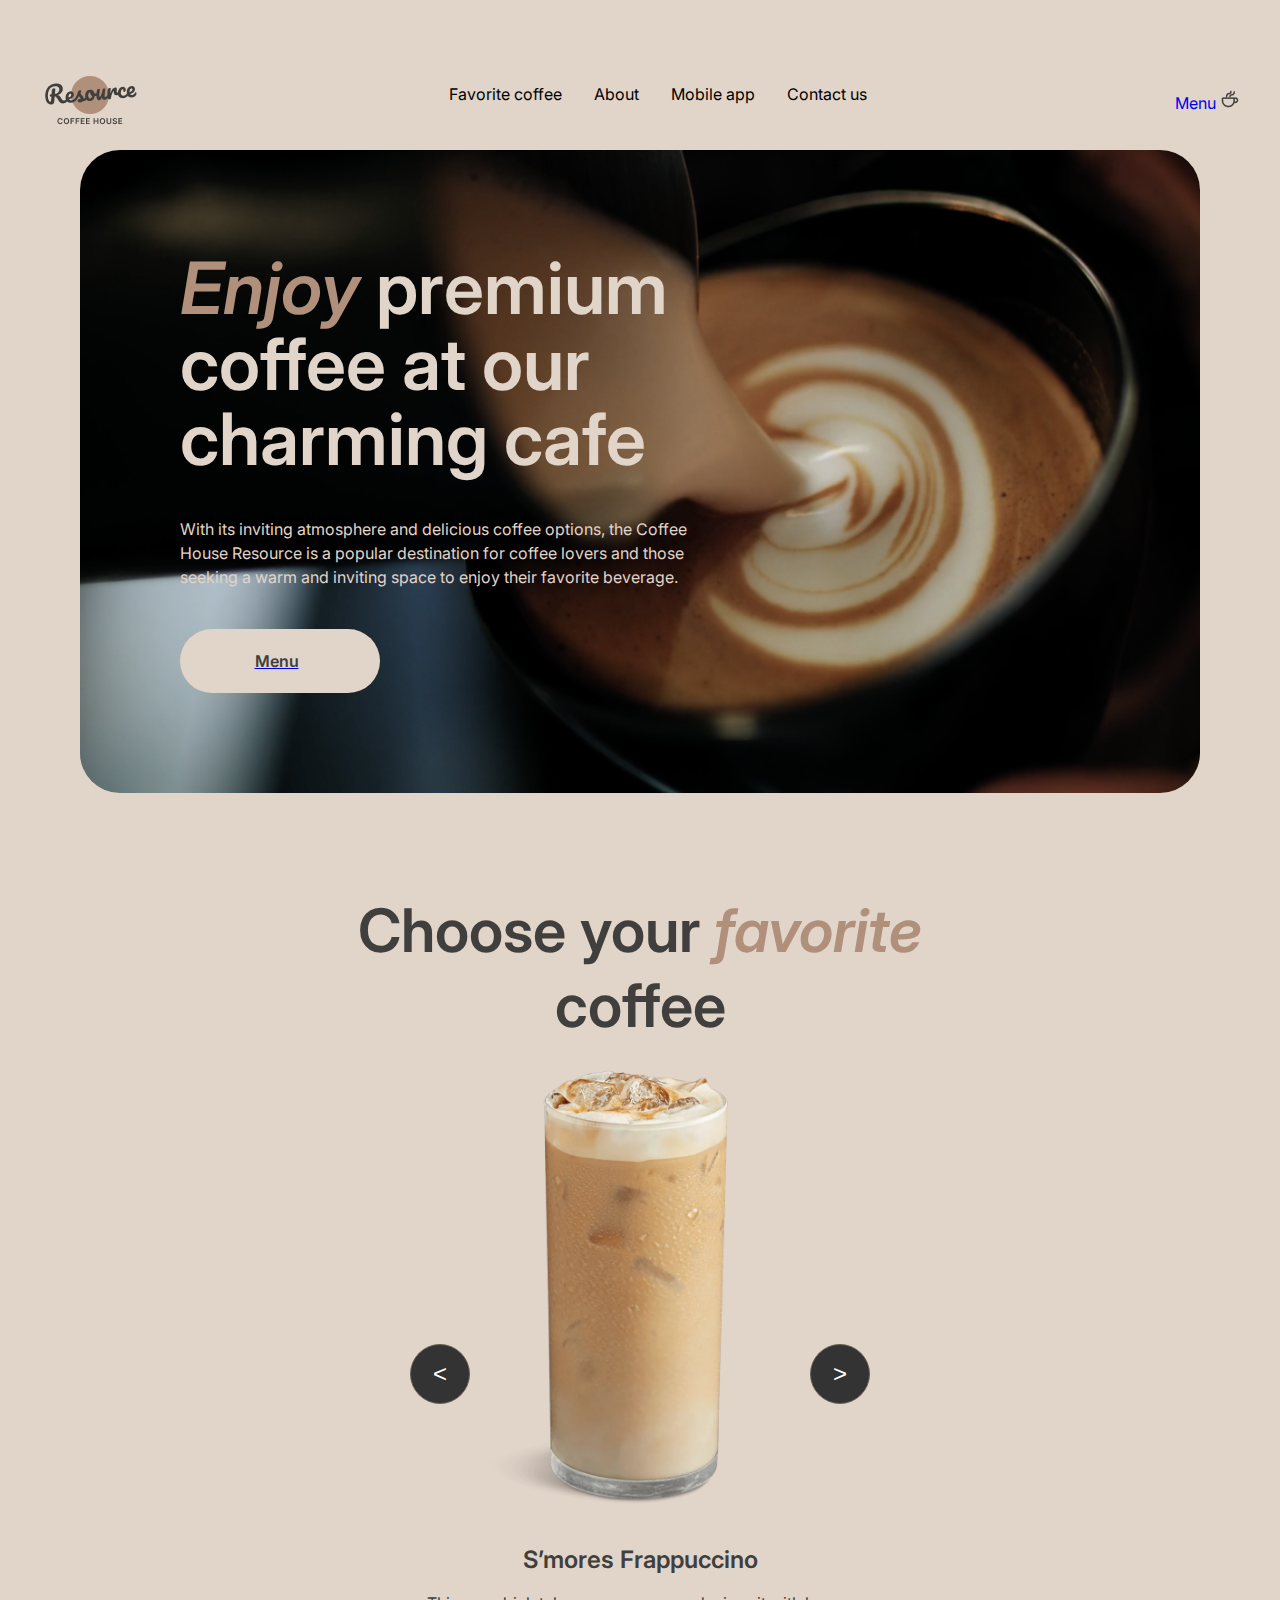
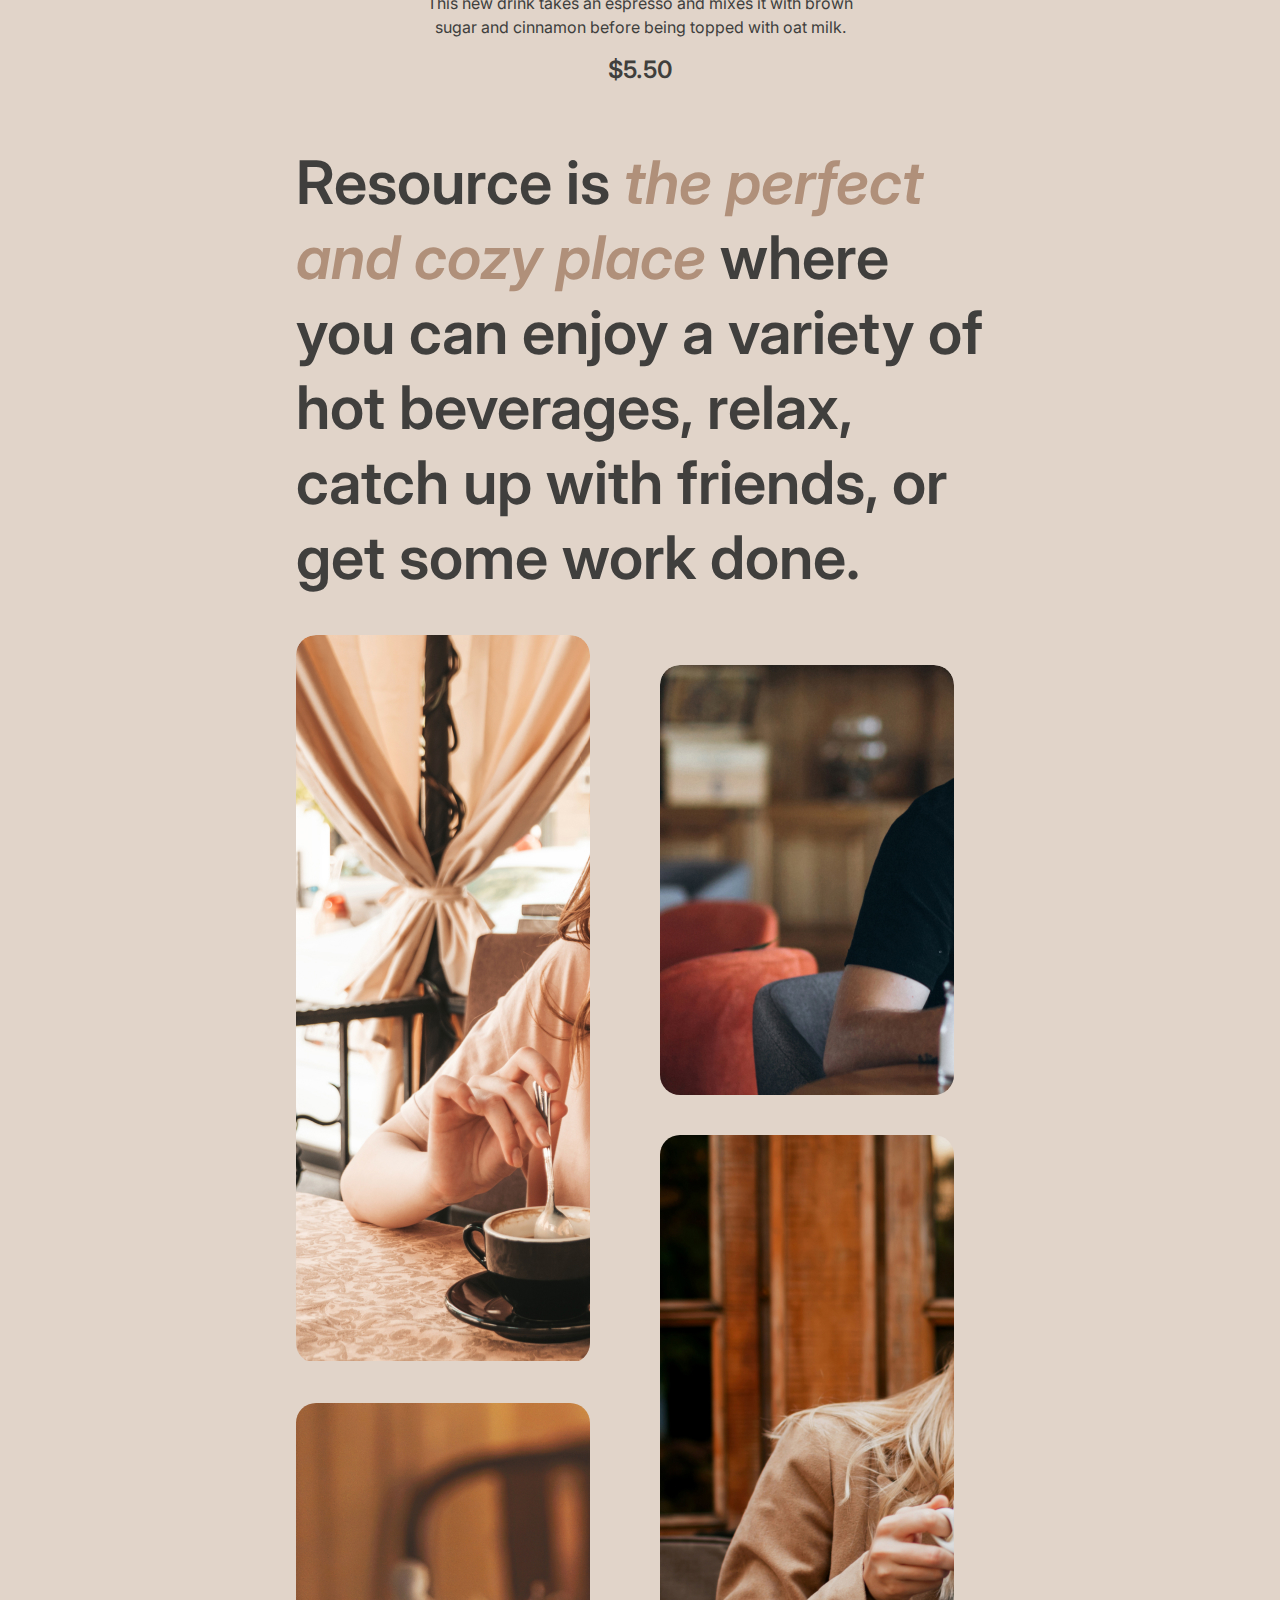
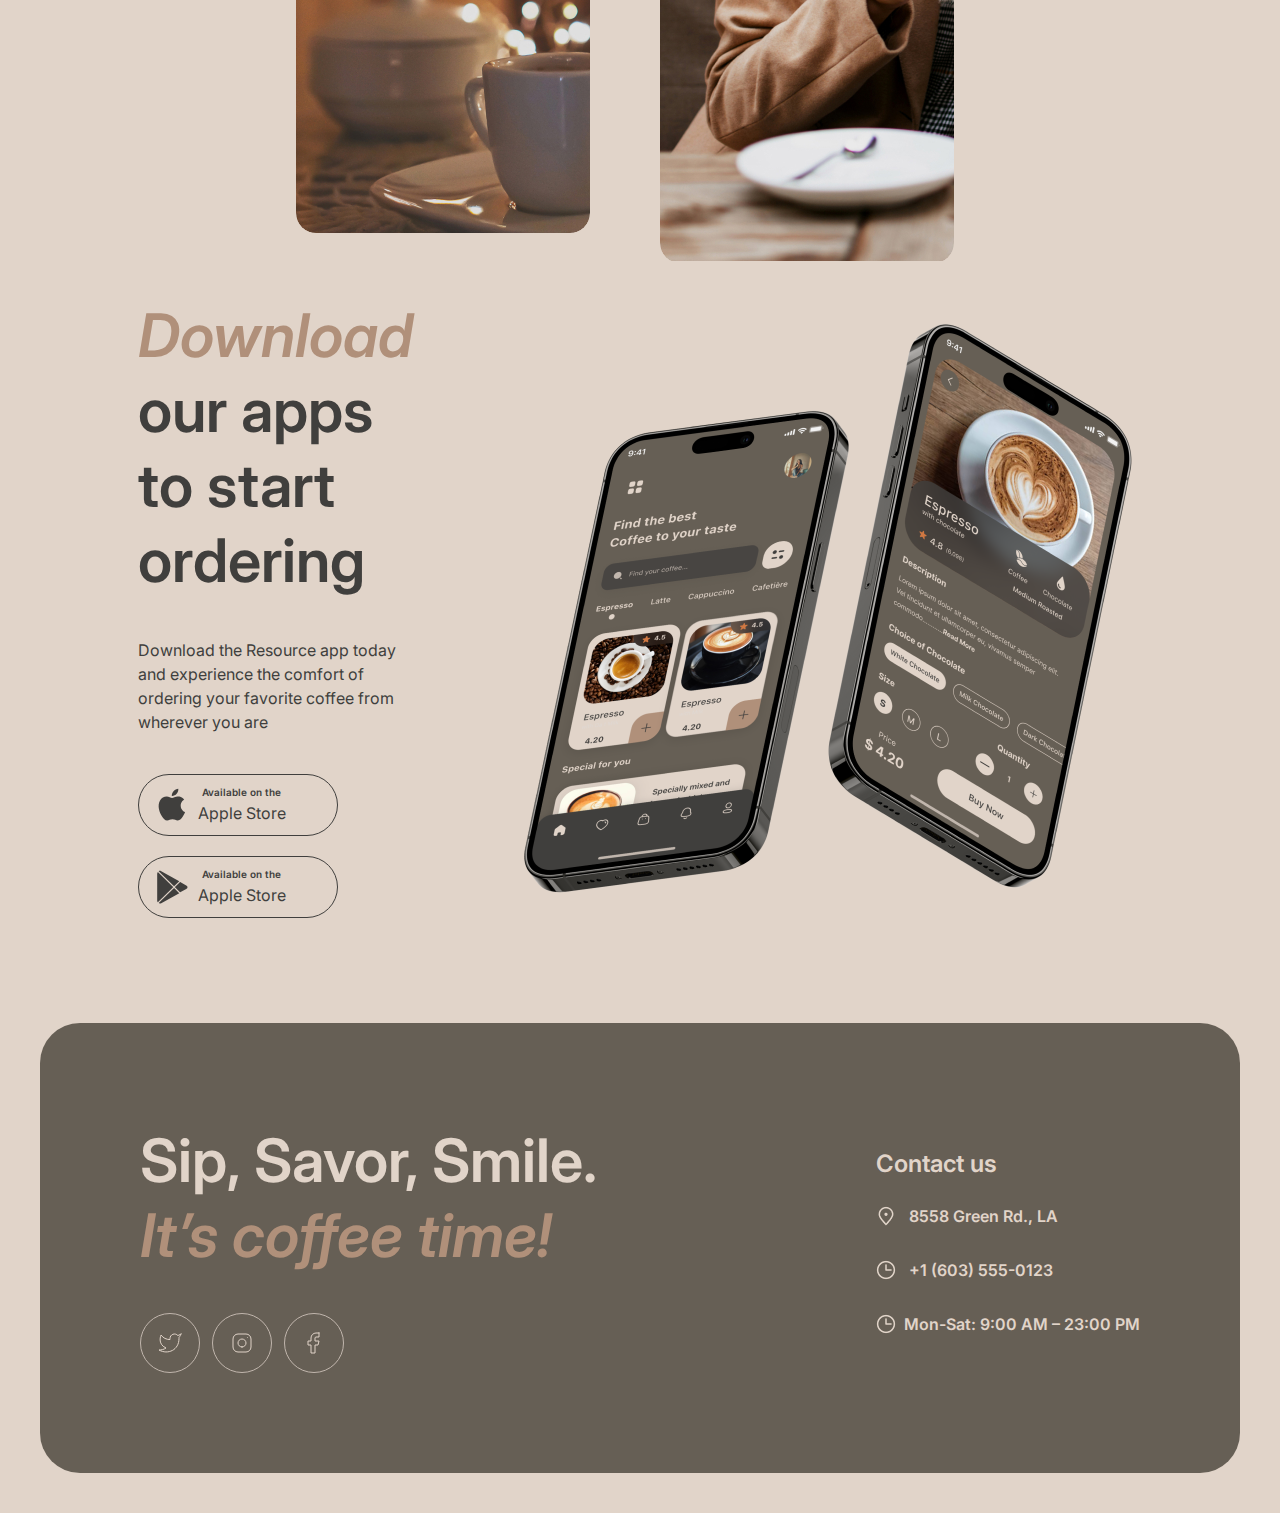
<file: index.html>
<!DOCTYPE html>
<html lang="en">
  <head>
    <meta charset="UTF-8" />
    <link rel="icon" type="image/x-icon" href="./image/coffee-cup.png" />
    <meta name="viewport" content="width=device-width, initial-scale=1.0" />
    <link rel="stylesheet" href="./reset.css" />

    <link rel="stylesheet" href="./styles.css" />
    <link rel="stylesheet" href="./HomeMediaQuery.css" />
    <title>Home Page</title>
  </head>
  <body>
    
    <header>
      <section class="nav-container">
        <div class="header-menu">
          <img src="./image/logo.png" alt="" class="logo" />
          <nav class="nav-bar">
            <ul>
              <li>
                <a href="#favorite-coffee">Favorite coffee</a>
              </li>
              <li><a href="#about-section">About</a></li>
              <li>
                <a href="#mobile-app">Mobile app</a>
              </li>
              <li>
                <a href="#contacts">Contact us</a>
              </li>
            </ul>
          </nav>
          <a class="coffee-menu" href="./Menu/index.html">
            <span>Menu</span>
            <img src="./image/coffee-cup.png  " alt="coffee cup icon" />
          </a>
          <button class="hamburger">
            <div class="bar"></div>
          </button>

          <nav class="tablet-nav">
            <a href="">Favorite coffee</a>

            <a href="">About</a>

            <a href="">Mobile app</a>

            <a href="">Contact us</a>

            <a class="coffee-menu" href="./Menu/index.html">
              <span>Menu</span>
              <img src="./image/coffee-cup.png  " alt="coffee cup icon" />
            </a>
          </nav>
        </div>
      </section>
      <section class="hero">
        <div class="img-container">
          <div class="offer">
            <h1><span> Enjoy </span> premium coffee at our charming cafe</h1>
            <p>
              With its inviting atmosphere and delicious coffee options, the
              Coffee House Resource is a popular destination for coffee lovers
              and those seeking a warm and inviting space to enjoy their
              favorite beverage.
            </p>
            <a
              href="./Menu/index.html"
              rel="noopener noreferrer"
              class="menu-button"
            >
              <span>Menu</span>
              <img src="./image/coffee-cup.png" alt="" class="button-image" />
            </a>
          </div>
        </div>
      </section>
    </header>
    <main>
      <section class="favorite-coffee" id="favorite-coffee">
        <h2>Choose your <span> favorite </span> coffee</h2>

        <!-- Slider container -->
        <div class="slider">
          <!-- slide 1 -->
          <div class="slide">
            <img
              src="./image/coffee-slider-1.png"
              style="
                width: 480px;
                height: 480px;
                background-repeat: no-repeat;
                justify-content: center;
                background-size: cover;
              "
              alt="Coffee cup"
            />
            <div class="description">
              <h3>S’mores Frappuccino</h3>
              <p>
                This new drink takes an espresso and mixes it with brown sugar
                and cinnamon before being topped with oat milk.
              </p>
              <h3 class="dol">$5.50</h3>
            </div>
          </div>

          <!-- slide 2 -->
          <div class="slide">
            <img
              src="./image/coffee-slider-2.png"
              style="
                width: 480px;
                height: 480px;
                justify-content: center;
                background-repeat: no-repeat;
                background-size: cover;
              "
              alt="Coffee cup"
            />
            <div class="description">
              <h3>Caramel macchiato</h3>
              <p>
                Fragrant and unique classic espresso with rich caramel-peanut
                syrup, with cream under whipped thick foam.
              </p>
              <h3 class="dol">$5.00</h3>
            </div>
          </div>

          <!-- slide 3 -->
          <div class="slide">
            <img
              src="./image/coffee-slider-3.png"
              style="
                width: 480px;
                height: 480px;
                justify-content: center;
                background-repeat: no-repeat;
                background-size: cover;
              "
              alt="Coffee cup"
            />
            <div class="description">
              <h3>Ice coffee</h3>
              <p>
                A popular summer drink that tones and invigorates. Prepared from
                coffee, milk, and ice.
              </p>
              <h3 class="dol">$4.50</h3>
            </div>
          </div>

          <!-- Control buttons -->
          <button class="btn btn-next">></button>
          <button class="btn btn-prev"><</button>
        </div>
        

        <!-- <div class="carousel">
          <div class="carousel-card">
            <img
              src="./image/coffee-slider-1.png"
              style="
                width: 480px;
                height: 480px;
                background-repeat: no-repeat;
                background-size: cover;
              "
              alt="Coffee cup"
            />
            <div class="description">
              <h3>S’mores Frappuccino</h3>
              <p>
                This new drink takes an espresso and mixes it with brown sugar
                and cinnamon before being topped with oat milk.
              </p>
              <h3 class="dol">$5.50</h3>
            </div>
          </div>
          <div class="carousel-card">
            <img
              src="./image/coffee-slider-2.png"
              style="
                width: 480px;
                height: 480px;
                background-repeat: no-repeat;
                background-size: cover;
              "
              alt="Caramel cup"
            />
            <div class="description">
              <h3>Caramel macchiato</h3>
              <p>
                Fragrant and unique classic espresso with rich caramel-peanut
                syrup, with cream under whipped thick foam.
              </p>
              <h3 class="dol">$5.00</h3>
            </div>
          </div>
          <div class="carousel-card">
            <img
              src="./image/coffee-slider-3.png"
              style="
                width: 480px;
                height: 480px;
                background-repeat: no-repeat;
                background-size: cover;
              "
              alt="Ice coffee"
            />
            <div class="description">
              <h3>Ice coffee</h3>
              <p>
                A popular summer drink that tones and invigorates. Prepared from
                coffee, milk, and ice.
              </p>
              <h3 class="dol">$4.50</h3>
            </div>
          </div>
          <a class="arrow-btn next-btn" href="#">
            <svg
              width="24"
              height="24"
              viewBox="0 0 24 24"
              fill="none"
              xmlns="http://www.w3.org/2000/svg"
            >
              <path
                d="M6 12H18.5M18.5 12L12.5 6M18.5 12L12.5 18"
                stroke="#403F3D"
                stroke-linecap="round"
                stroke-linejoin="round"
              />
            </svg>
          </a>
          <a class="arrow-btn prev-btn" href="#">
            <svg
              width="24"
              height="24"
              viewBox="0 0 24 24"
              fill="none"
              xmlns="http://www.w3.org/2000/svg"
            >
              <path
                d="M18.5 12H6M6 12L12 6M6 12L12 18"
                stroke="#403F3D"
                stroke-linecap="round"
                stroke-linejoin="round"
              />
            </svg>
          </a>
        </div> -->

        <!-- <div class="carousel__nav">
          <div class="carousel__indicator" onclick="navigateToSlide(0)"></div>
          <div class="carousel__indicator" onclick="navigateToSlide(1)"></div>
          <div class="carousel__indicator" onclick="navigateToSlide(2)"></div>
        </div>  -->
      </section>
      <section class="about-section" id="about-section">
        <div class="about-container">
          <h2>
            Resource is <span> the perfect and cozy place </span> where you can
            enjoy a variety of hot beverages, relax, catch up with friends, or
            get some work done.
          </h2>
          <div class="images-container">
            <div class="first-col">
              <div class="big_pic">
                <img src="./image/Lady.png" alt="Lady" />
              </div>
              <div class="mini_pic">
                <img src="./image/coffee.png" alt="coffee cup" />
              </div>
            </div>
            <div class="second-col">
              <div class="mini_pic">
                <img src="./image/Man.png" alt="man" />
              </div>
              <div class="big_pic">
                <img src="./image/couple.png" alt="couple" />
              </div>
            </div>
          </div>
        </div>
      </section>
      <section class="mobile-app-section" id="mobile-app">
        <div class="mobile-container">
          <div class="mobile-text">
            <h2><span>Download</span> our apps to start ordering</h2>
            <p>
              Download the Resource app today and experience the comfort of
              ordering your favorite coffee from wherever you are
            </p>
            <div class="buttons">
              <a href="" class="apple">
                <svg
                  xmlns="http://www.w3.org/2000/svg"
                  width="36"
                  height="36"
                  viewBox="0 0 36 36"
                  fill="none"
                >
                  <path
                    d="M26.7073 18.6307C26.6704 14.6324 30.065 12.6872 30.2203 12.5966C28.2977 9.86366 25.3178 9.49026 24.2707 9.46048C21.7679 9.20369 19.3403 10.9206 18.0654 10.9206C16.765 10.9206 14.8017 9.48529 12.6858 9.52747C9.96293 9.56841 7.41566 11.1055 6.0186 13.4923C3.13542 18.359 5.28572 25.5108 8.04802 29.4446C9.42981 31.3712 11.0444 33.5223 13.1578 33.4466C15.2254 33.3635 15.9978 32.1614 18.4929 32.1614C20.9651 32.1614 21.6903 33.4466 23.8457 33.3983C26.0647 33.3635 27.4618 31.463 28.7952 29.519C30.392 27.3108 31.0333 25.1362 31.0588 25.0245C31.0066 25.0071 26.7493 23.4229 26.7073 18.6307Z"
                    fill="#403F3D"
                  />
                  <path
                    d="M22.6357 6.87268C23.7477 5.51675 24.5086 3.67205 24.2974 1.80005C22.6879 1.86952 20.675 2.88554 19.5159 4.21169C18.4903 5.38029 17.5742 7.29571 17.8109 9.097C19.6189 9.2285 21.4753 8.20752 22.6357 6.87268Z"
                    fill="#403F3D"
                  />
                </svg>
                <div class="text">
                  <p class="p1">Available on the</p>
                  <p class="p2">Apple Store</p>
                </div>
              </a>
              <a href="" class="google">
                <svg
                  xmlns="http://www.w3.org/2000/svg"
                  width="36"
                  height="36"
                  viewBox="0 0 36 36"
                  fill="none"
                >
                  <path
                    d="M3.7558 3.20297C3.39335 3.57289 3.18359 4.14884 3.18359 4.89471V31.4994C3.18359 32.2453 3.39335 32.8212 3.7558 33.1911L3.84525 33.2723L19.1359 18.37V18.0181L3.84525 3.11575L3.7558 3.20297Z"
                    fill="#403F3D"
                  />
                  <path
                    d="M26.0776 23.34L20.9863 18.37V18.0181L26.0837 13.0482L26.1979 13.1128L32.2345 16.4617C33.9573 17.4121 33.9573 18.976 32.2345 19.9324L26.1979 23.2753L26.0776 23.34Z"
                    fill="#403F3D"
                  />
                  <path
                    d="M25.2733 24.2007L20.0617 19.1195L4.68164 34.1166C5.25384 34.7031 6.18695 34.7737 7.24807 34.1873L25.2733 24.2007Z"
                    fill="#403F3D"
                  />
                  <path
                    d="M25.2733 12.1876L7.24807 2.20103C6.18695 1.62058 5.25384 1.69125 4.68164 2.27772L20.0617 17.2688L25.2733 12.1876Z"
                    fill="#403F3D"
                  />
                </svg>
                <div class="text1">
                  <p class="g1">Available on the</p>
                  <p class="g2">Apple Store</p>
                </div>
              </a>
            </div>
          </div>

          <img
            src="./image/mobile-screens.png"
            alt="mobile screens"
            class="screen"
          />
        </div>
      </section>
    </main>

    <footer class="contacts" id="contacts">
      <div class="footer-container">
        <div class="footer-offer">
          <h2>
            Sip, Savor, Smile. <br />
            <span> It’s coffee time!</span>
          </h2>
          <div class="socials">
            <a href="#">
              <svg
                width="24"
                height="24"
                viewBox="0 0 24 24"
                fill="none"
                xmlns="http://www.w3.org/2000/svg"
              >
                <path
                  d="M23 3.01006C23 3.01006 20.9821 4.20217 19.86 4.54006C19.2577 3.84757 18.4573 3.35675 17.567 3.13398C16.6767 2.91122 15.7395 2.96725 14.8821 3.29451C14.0247 3.62177 13.2884 4.20446 12.773 4.96377C12.2575 5.72309 11.9877 6.62239 12 7.54006V8.54006C10.2426 8.58562 8.50127 8.19587 6.93101 7.4055C5.36074 6.61513 4.01032 5.44869 3 4.01006C3 4.01006 -1 13.0101 8 17.0101C5.94053 18.408 3.48716 19.109 1 19.0101C10 24.0101 21 19.0101 21 7.51006C20.9991 7.23151 20.9723 6.95365 20.92 6.68006C21.9406 5.67355 23 3.01006 23 3.01006Z"
                  stroke="#E1D4C9"
                  stroke-linecap="round"
                  stroke-linejoin="round"
                />
              </svg>
            </a>
            <a href="#">
              <svg
                width="24"
                height="24"
                viewBox="0 0 24 24"
                fill="none"
                xmlns="http://www.w3.org/2000/svg"
              >
                <path
                  d="M12 16C14.2091 16 16 14.2091 16 12C16 9.79086 14.2091 8 12 8C9.79086 8 8 9.79086 8 12C8 14.2091 9.79086 16 12 16Z"
                  stroke="#E1D4C9"
                  stroke-linecap="round"
                  stroke-linejoin="round"
                />
                <path
                  d="M3 16V8C3 5.23858 5.23858 3 8 3H16C18.7614 3 21 5.23858 21 8V16C21 18.7614 18.7614 21 16 21H8C5.23858 21 3 18.7614 3 16Z"
                  stroke="#E1D4C9"
                />
                <path
                  d="M17.5 6.51L17.51 6.49889"
                  stroke="#E1D4C9"
                  stroke-linecap="round"
                  stroke-linejoin="round"
                />
              </svg>
            </a>
            <a href="#">
              <svg
                xmlns="http://www.w3.org/2000/svg"
                width="24"
                height="24"
                viewBox="0 0 24 24"
                fill="none"
              >
                <path
                  d="M17 2H14C12.6739 2 11.4021 2.52678 10.4645 3.46447C9.52678 4.40215 9 5.67392 9 7V10H6V14H9V22H13V14H16L17 10H13V7C13 6.73478 13.1054 6.48043 13.2929 6.29289C13.4804 6.10536 13.7348 6 14 6H17V2Z"
                  stroke="#E1D4C9"
                  stroke-linecap="round"
                  stroke-linejoin="round"
                />
              </svg>
            </a>
          </div>
        </div>

        <div class="contact">
          <h5>Contact us</h5>
          <ul>
            <li>
              <a
                href="https://maps.google.com/?q=8558+Green+Rd.,+LA"
                target="_blank"
              >
                <img src="./image/pin-alt.png" alt="pin" />
                8558 Green Rd., LA
              </a>
            </li>
            <li>
              <a href="tel:+1(603)555-0123">
                <img src="./image/clock.png" alt="phone" />
                +1 (603) 555-0123
              </a>
            </li>
            <li>
              <img src="./image/clock.png" alt="clock" />
              Mon-Sat: 9:00 AM – 23:00 PM
            </li>
          </ul>
        </div>
      </div>
    </footer>
    <script src="./script.js"></script>
  </body>
</html>
</file>
<file: styles.css>
@import url("https://fonts.googleapis.com/css2?family=Inter:wght@100;200;300;400;500;600;700;800;900&family=Poppins:ital,wght@1,900&display=swap");

html {
  scroll-behavior: smooth;
}
* {
  margin: 0;
  padding: 0;
  box-sizing: border-box;
}

body {
  margin: 0 auto;
  display: flex;
  max-width: 1440px;
  padding: 20px 40px 40px 40px;
  flex-direction: column;
  align-items: center;
  gap: 100px;
  font-family: "Inter", sans-serif;
  background: var(--background-body, #e1d4c9);
  box-sizing: border-box;
}

header {
  display: flex;
  flex-direction: column;
  align-items: center;
  margin-top: 50px;
  gap: 20px;
  align-self: stretch;
}

/* //NAvigation/// */
/* header .nav-container {
    margin-top: 20px;
  } */

/* BURGER MENU */
/* .burger-menu {
    display: none;
    flex-direction: column;
    cursor: pointer;
  }

  .burger-icon {
    font-size: 24px;
  } */

.nav-container {
  display: flex;
  /* padding: 0px 40px; */
  flex-direction: column;
  justify-content: center;
  align-items: center;
  align-self: stretch;
}

.header-menu {
  width: 100%;
  display: flex;
  /* max-width: 1360px; */
  justify-content: space-between;
  align-items: center;
  align-self: stretch;
}

.header-menu nav {
  display: flex;
  justify-content: center;
  align-items: center;
  gap: 40px;
  flex: 1 0 0;
  /* align-self: stretch; */
}

.nav-bar ul li {
  display: flex;
  flex-direction: column;
  align-items: center;
  gap: 4px;
}

.nav-bar {
  overflow: hidden;

  width: 100%;
}

.nav-bar ul {
  list-style-type: none;
  margin: 0;
  padding: 0;
  overflow: hidden;
}

.nav-bar li {
  float: left;
}

.nav-bar a {
  display: block;
  color: black;
  text-align: center;
  padding: 14px 16px;
  text-decoration: none;
}

.nav-bar a {
  display: block;
  text-align: center;
  padding: 14px 16px;
  text-decoration: none;
  border-bottom: 2px solid transparent;
}

.nav-bar a:hover {
  color: black;
  border-bottom: 4px solid gray;
}

.header-menu a {
  text-decoration: none;
}

/* BURGER MENU */

/* THE BUTTON PARAMETERS DO NOT CHANGE */
.hamburger {
  position: relative;
  display: block;
  width: 44px;
  height: 44px;
  justify-content: center;
  align-items: center;
  border: 1px solid var(--Border-Dark, #665f55);
}

.hamburger {
  display: none;
}
.hamburger .bar,
.hamburger::after,
.hamburger::before {
  content: "";
  display: block;
  width: 100%;
  height: 5px;
  background-color: black;
  margin: 6px 0px;
  transition: 0.4s;
}

.hamburger.is-active::before {
  transform: rotate(-45deg) translate(-9px, 6px);
}

.hamburger.is-active::after {
  transform: rotate(45deg) translate(-9px, -8px);
}

.hamburger.is-actve .bar {
  opacity: 0;
}

/* THE BUTTON PARAMETERS UP DO NOT CHANGE */

.tablet-nav {
  position: fixed;
  width: 100%;
  height: 500px;
  padding: 60px 40px;
  flex-direction: column;
  align-items: center;
  gap: 100px;
  flex: 1 0 0;
  z-index: 98;
  top: 0;
  left: 100%;
  display: block;
  /* padding-top: 100px; */
  margin-top: 150px;
  transition: 0.4s;
  background-color: #b0907a;
}

.tablet-nav.is-active {
  left: 0;
}

.tablet-nav a {
  display: block;
  flex-direction: column;
  align-items: center;
  width: 100%;
  max-width: 200px;
  gap: 60px;
  color: white;
  padding: 10px 16px;
  width: fit-content;
  text-decoration: none;
  background-color: #b0907a;
}

.tablet-nav a:hover {
  background-color: gray;
}

/* BURGER MENU */

/* CAROUSEL */
.slider {
  position: relative;
  width: 480px;
  overflow: hidden;
}

.slide {
  display: none;
}

.slide img {
  width: 100%;
  height: auto;
}

.description {
  /* background-color: rgba(255, 255, 255, 0.9); */
  padding: 20px;
}

.btn {
  position: absolute;
  top: 50%;
  transform: translateY(-50%);
  font-size: 24px;
  background-color: #333;
  color: #fff;
  border: none;
  cursor: pointer;
}

.btn-prev {
  left: 10px;
}

.btn-next {
  right: 10px;
}

/* CAROUSEL */

/* //NAvigation up/// */

/* //HERO IMAGE CONTAINER/// */

.hero {
  display: flex;
  padding: 0px 40px;
  flex-direction: column;
  align-items: center;
  align-self: stretch;
  /* margin-top: 20px;
  margin-left: 30px; */
}

.img-container {
  display: flex;
  /* max-width: 1360px; */
  height: auto;
  padding: 100px;
  flex-direction: column;
  justify-content: center;
  align-items: flex-start;
  align-self: stretch;
  border-radius: 40px;
  background-image: url("./image/img-hero.png");
  background-size: cover;
  background-repeat: no-repeat;
}

.offer {
  display: flex;
  width: 530px;
  flex-direction: column;
  justify-content: center;
  align-items: flex-start;
  gap: 40px;
}

.offer h1 {
  color: var(--Text-Light, #e1d4c9);
  font-feature-settings: "clig" off, "liga" off;
  align-self: stretch;
  font-family: Inter;
  font-size: 72px;
  font-style: normal;
  font-weight: 600;
  line-height: 105%;
}

.offer span {
  color: var(--Text-Accent, #b0907a);
  font-feature-settings: "clig" off, "liga" off;
  align-self: stretch;
  font-family: Inter;
  font-size: 72px;
  font-style: italic;
  font-weight: 600;
  line-height: 105%;
}

.offer p {
  color: var(--Text-Light, #e1d4c9);
  font-feature-settings: "clig" off, "liga" off;
  align-self: stretch;
  font-family: Inter;
  font-size: 16px;
  font-style: normal;
  font-weight: 400;
  line-height: 150%; /* 24px */
}

.menu-button {
  display: flex;
  width: 200px;
  padding: 20px 78px;
  justify-content: center;
  align-items: center;
  gap: 8px;
  border-radius: 100px;
  background: var(--Background-Body, #e1d4c9);
}

.menu-button span {
  color: var(--Text-Dark, #403f3d);
  text-align: center;
  font-feature-settings: "clig" off, "liga" off;
  font-family: Inter;
  font-size: 16px;
  font-style: normal;
  font-weight: 600;
  line-height: 150%;
  margin-left: 21px;
  transition: all 0.3s ease-in-out;
}

.menu-button > img {
  visibility: hidden;
  opacity: 0.4;
  transition: all 0.3s ease-in;
}

.menu-button:hover > span {
  margin-left: 15px;
  transition: all 0.3s ease-in;
}

.menu-button:hover > img {
  visibility: visible;
  opacity: 1;
  transition: all 0.3s ease-in;
  margin-left: 10.5px;
}

/* //HERO IMAGE CONTAINER/// */

/* MAIN */

main {
  margin: 0 auto;
  display: flex;
  padding: 0px 40px;
  max-width: 768px;
  flex-direction: column;
  align-items: center;
  align-self: stretch;
}

/* FAVORITE COFFE FINISH */

.favorite-coffee {
  display: flex;
  padding: 0px 40px;
  flex-direction: column;
  align-items: center;
  align-self: stretch;
}

/* COFFEE TEXT */

.favorite-coffee h2 {
  color: var(--Text-Dark, #403f3d);
  text-align: center;
  font-feature-settings: "clig" off, "liga" off;

  align-self: stretch;
  font-family: Inter;
  font-size: 60px;
  font-style: normal;
  font-weight: 600;
  line-height: 125%;
}

.favorite-coffee span {
  color: var(--Text-Accent, #b0907a);
  font-feature-settings: "clig" off, "liga" off;
  font-family: Inter;
  font-size: 60px;
  font-style: italic;
  font-weight: 600;
  line-height: 125%;
}

/* COFFEE TEXT */

.btn {
  display: block;
  display: flex;
  width: 60px;
  height: 60px;
  justify-content: center;
  align-items: center;
  border-radius: 100px;
  border: 1px solid #665f55;
  cursor: pointer;
  transition: 0.8s;
}

.btn:hover svg > path {
  stroke: #e1d4c9;
}

.btn:hover {
  background: #665f55;
}

.favorite-coffee h3 {
  color: var(--Text-Dark, #403f3d);
  text-align: center;
  font-feature-settings: "clig" off, "liga" off;
  align-self: stretch;
  font-family: Inter;
  font-size: 24px;
  font-style: normal;
  font-weight: 600;
  line-height: 125%; /* 30px */
}

.favorite-coffee p {
  color: var(--Text-Dark, #403f3d);
  text-align: center;
  font-feature-settings: "clig" off, "liga" off;
  align-self: stretch;
  font-family: Inter;
  font-size: 16px;
  font-style: normal;
  font-weight: 400;
  line-height: 150%;
}

.favorite-coffee .description {
  display: flex;
  flex-direction: column;
  align-items: center;
  gap: 16px;
  align-self: stretch;
}

/* FAVORITE COFFE FINISH */

/* ABOUT SECTION */

.about-section {
  padding-top: 40px;
  display: flex;
  flex-direction: column;
  align-items: center;
  gap: 40px;
  align-self: stretch;
}

.about-container {
  display: flex;
  /* max-width: 1360px; */
  flex-direction: column;
  align-items: center;
  gap: 40px;
  align-self: stretch;
}

.about-container h2 {
  color: var(--Text-Dark, #403f3d);
  font-feature-settings: "clig" off, "liga" off;
  align-self: stretch;
  font-family: Inter;
  font-size: 60px;
  font-style: normal;
  font-weight: 600;
  line-height: 125%; /* 75px */
}

.about-container span {
  color: var(--Text-Accent, #b0907a);
  font-feature-settings: "clig" off, "liga" off;
  /* Desktop/Heading/heading-2.accent */
  font-family: Inter;
  font-size: 60px;
  font-style: italic;
  font-weight: 600;
  line-height: 125%;
}

/* IMAGES CONTAINER */

.images-container {
  display: flex;
  max-width: 1360px;
  align-items: flex-start;
  gap: 40px;
  align-self: stretch;
  overflow: hidden;
}

.first-col {
  display: flex;
  flex-direction: column;
  align-items: flex-start;
  gap: 40px;
  /* margin: 30px; */
}

.second-col {
  display: flex;
  flex-direction: column;
  align-items: flex-start;
  gap: 40px;
  margin: 30px;
}

.images-container div {
  width: 100%;
  border-radius: 20px;
  overflow: hidden;
}

.images-container .big_Pic {
  height: 590px;
  position: relative;
}
.images-container .mini_pic {
  height: 430px;
  position: relative;
}

/* .images-container .big_pic img {
  top: -68px;
  left: -33px;
} */

.images-container .mini_pic img {
  position: absolute;
  top: -170px;
  left: -33px;
}

.images-container div img:hover {
  transform: scale(0.93);
  transition: 0.5s;
}

/* ABOUT SECTION */

/* MOBILE APP SECTION */

.mobile-app-section {
  display: flex;
  justify-content: center;
  align-items: center;
  gap: 100px;
  align-self: stretch;
}

.mobile-container {
  display: flex;
  /* max-width: 1360px; */
  justify-content: center;
  align-items: center;
  gap: 100px;
  flex: 1 0 0;
}

.mobile-text {
  display: flex;
  flex-direction: column;
  align-items: flex-start;
  gap: 40px;
  flex: 1 0 0;
}

.mobile-text h2 {
  color: var(--Text-Dark, #403f3d);
  font-feature-settings: "clig" off, "liga" off;
  align-self: stretch;
  font-family: Inter;
  font-size: 60px;
  font-style: normal;
  font-weight: 600;
  line-height: 125%;
}

.mobile-text span {
  color: var(--Text-Accent, #b0907a);
  font-feature-settings: "clig" off, "liga" off;
  align-self: stretch;
  font-family: Inter;
  font-size: 60px;
  font-style: italic;
  font-weight: 600;
  line-height: 125%; /* 75px */
}

.mobile-text p {
  color: var(--Text-Dark, #403f3d);
  font-feature-settings: "clig" off, "liga" off;
  font-family: Inter;
  font-size: 16px;
  font-style: normal;
  font-weight: 400;
  line-height: 150%;
  align-self: stretch;
}

.buttons {
  display: flex;
  flex-wrap: wrap;
  align-items: flex-start;
  gap: 20px;
}

.apple,
.google {
  display: flex;
  width: 200px;
  padding: 12px 20px;
  align-items: center;
  gap: 8px;
  border-radius: 100px;
  border: 1px solid var(--Border-Dark, #665f55);
}

.google > svg {
  width: 36px;
  height: 36px;
  flex-shrink: 0;
}

.apple > svg {
  width: 36px;
  height: 36px;
  flex-shrink: 0;
}

.buttons .text {
  display: flex;
  flex-direction: column;
  align-items: flex-start;
  gap: 2px;
}

.text .p1 {
  color: var(--Text-Dark, #403f3d);
  text-align: center;
  font-feature-settings: "clig" off, "liga" off;
  text-decoration: none;
  text-decoration: none;
  font-family: Inter;
  font-size: 10px;
  font-style: normal;
  font-weight: 600;
  line-height: 140%; /* 14px */
}

.text p2 {
  color: var(--Text-Dark, #403f3d);
  font-feature-settings: "clig" off, "liga" off;
  text-decoration: none;
  text-decoration: none;
  font-family: Inter;
  font-size: 16px;
  font-style: normal;
  font-weight: 600;
  line-height: 150%; /* 24px */
}
.buttons .text1 {
  display: flex;
  flex-direction: column;
  align-items: flex-start;
  gap: 2px;
}

.text1 .g1 {
  color: var(--Text-Dark, #403f3d);
  text-align: center;
  font-feature-settings: "clig" off, "liga" off;

  text-decoration: none;
  font-family: Inter;
  font-size: 10px;
  font-style: normal;
  font-weight: 600;
  line-height: 140%; /* 14px */
}

.text1 g2 {
  color: var(--Text-Dark, #403f3d);
  font-feature-settings: "clig" off, "liga" off;

  text-decoration: none;
  font-family: Inter;
  font-size: 16px;
  font-style: normal;
  font-weight: 600;
  line-height: 150%; /* 24px */
}

/* BUTTONS HOVER */
.buttons a {
  display: flex;
  align-items: center;
  text-decoration: none;
  padding: 10px 15px;
  color: #403f3d;

  border: 1px solid #403f3d;
  transition: color 0.3s ease, background-color 0.3s ease,
    border-color 0.3s ease;
}

/* Styling the Apple button */
.apple:hover {
  color: #fff; /* Text color on hover */
  background-color: #403f3d; /* Background color on hover */
  border-color: #403f3d; /* Border color on hover */
}

/* Styling the Google button */
.google:hover {
  color: #fff; /* Text color on hover */
  background-color: #403f3d; /* Background color on hover */
  border-color: #403f3d; /* Border color on hover */
}

/* Styling the SVG icons */
.buttons > svg {
  width: 36px;
  height: 36px;
  margin-right: 10px;
  fill: white;
  transition: fill 0.3s ease;
}

/* Styling the SVG icons on hover */
.buttons a:hover svg {
  fill: #fff; /* Icon color on hover */
}

/* Styling the text inside the buttons */
.text p,
.text1 p {
  text-align: left;
  color: #403f3d; /* Default text color */
  transition: color 0.3s ease;
}

/* Styling the text on hover */
.buttons a:hover .text p,
.buttons a:hover .text1 p {
  color: #fff; /* Text color on hover */
}

/* BUTTONS HOVER */
/* MOBILE APP SECTION */

/* FOOTER */
/* OFFFER */

.contacts {
  display: flex;
  flex-direction: column;
  justify-content: center;
  align-items: center;
}
footer {
  width: 100%;
}

.footer-container {
  width: 100%;
  /* margin-left: 50px; */
  display: flex;
  /* max-width: 1360px; */
  padding: 100px;
  justify-content: center;
  align-items: center;
  gap: 100px;
  align-self: stretch;
  border-radius: 40px;
  background: var(--Background-Container, #665f55);
}

.footer-offer {
  display: flex;
  flex-direction: column;
  justify-content: center;
  align-items: flex-start;
  gap: 40px;
  flex: 1 0 0;
}

.contact-info {
  display: flex;
  flex-direction: column;
  justify-content: center;
  align-items: flex-start;
  gap: 40px;
  flex: 1 0 0;
}

.footer-offer h2 {
  color: var(--Text-Light, #e1d4c9);
  font-feature-settings: "clig" off, "liga" off;
  align-self: stretch;
  font-family: Inter;
  font-size: 60px;
  font-style: normal;
  font-weight: 600;
  line-height: 125%; /* 75px */
}

.footer-offer span {
  color: var(--Text-Accent, #b0907a);
  font-feature-settings: "clig" off, "liga" off;
  font-family: Inter;
  font-size: 60px;
  font-style: italic;
  font-weight: 600;
  line-height: 125%;
}

.socials {
  display: flex;
  align-items: center;
  gap: 12px;
}

.socials a {
  display: flex;
  width: 60px;
  height: 60px;
  justify-content: center;
  align-items: center;
  border-radius: 100px;
  border: 1px solid var(--Border-Light, #c1b6ad);
}

.socials > svg {
  width: 24px;
  height: 24px;
  flex-shrink: 0;
}

/* CONTACTINFO */

.contact ul {
  display: flex;
  flex-direction: column;
  gap: 20px;
}
.contact ul li a {
  display: flex;
  align-items: center;
  gap: 8px;
  color: var(--text-light, #e1d4c9);
  font-feature-settings: "clig" off, "liga" off;
  font-size: 16px;
  font-style: normal;
  font-weight: 600;
  line-height: 150%;
  text-decoration: none;
}

.contact ul li {
  display: flex;
  align-items: center;
  gap: 8px;
  color: var(--text-light, #e1d4c9);
  font-feature-settings: "clig" off, "liga" off;
  font-size: 16px;
  font-style: normal;
  font-weight: 600;
  line-height: 150%;
  position: relative;
  transition: 0.3s;
}

.contact > h5 {
  color: var(--Text-Light, #e1d4c9);
  font-feature-settings: "clig" off, "liga" off;
  align-self: stretch;
  font-family: Inter;
  font-size: 24px;
  font-style: normal;
  font-weight: 600;
  line-height: 125%;
  margin-bottom: 25px;
}

/* SOCIALSHOVER */

.socials a {
  transition: background-color 0.3s ease;
}

.socials a:hover {
  background-color: #fff;
}

/* CONTACTSHOVER */
/* Styling the list items */
ul li {
  list-style: none;
  margin-bottom: 10px;
}

/* Styling the anchor (a) elements */
ul li a {
  text-decoration: none;
  position: relative;
  color: #936d20;
}

/* Underline on hover */
ul li a:hover::after {
  content: "";
  display: block;
  position: absolute;
  bottom: -2px; /* Adjust the distance of the underline from the text as needed */
  left: 0;
  width: 100%;
  height: 2px; /* Set the thickness of the underline as needed */
  background-color: #b88623; /* Set the color of the underline */
}

/* Styling the images within anchor elements */
ul li a img {
  margin-right: 5px; /* Adjust the spacing between image and text as needed */
  vertical-align: middle;
}

/* FOOTER */
</file>
<file: HomeMediaQuery.css>
@media (max-width: 768px) {
  .nav-bar ul li {
    display: none;
  }
  .coffee-menu {
    display: none;
  }
  * {
    box-sizing: border-box;
  }
  /* BURGER MENU */
  .hamburger {
    display: inline-block;
  }

  .logo {
    width: 100px;
    height: 60px;
  }

  .header-menu {
    display: flex;
    padding: 0px 40px;
    justify-content: space-between;
    align-items: center;
    padding-bottom: 50px;
  }

  /* BURGER MENU */

  .images-container {
    flex-wrap: wrap;
    justify-content: center;
  }

  .images-container div {
    /* width: 668px; */
    max-width: 100%;
    box-sizing: border-box;
  }

  .images-container div img {
    max-width: 100%;
    height: auto; /* Maintain aspect ratio */
  }

  .images-container div img:hover {
    transform: scale(0.94);
    transition: 0.5s;
  }

  .images-container .mini_pic {
    display: none;
  }

  body {
    display: flex;
    max-width: 100%;
    padding: 20px 0px 40px 0px;
    flex-direction: column;
    align-items: center;
    gap: 20px;
  }

  .mobile-app-section {
    display: flex;
    padding: 0px 20px;
    justify-content: center;
    align-items: center;
    gap: 100px;
    align-self: stretch;
    border-radius: 40px;
  }

  .mobile-container {
    display: flex;
    flex-direction: column;
    justify-content: center;
    align-items: center;
    gap: 100px;
    flex: 1 0 0;
  }

  .about-container > h2 {
    color: var(--Text-Dark, #403f3d);
    font-feature-settings: "clig" off, "liga" off;

    /* Desktop/Heading/heading-2 */
    font-family: Inter;
    font-size: 60px;
    font-style: normal;
    font-weight: 600;
    line-height: 125%; /* 75px */
  }

  .mobile-text {
    display: flex;
    flex-direction: column;
    align-items: flex-start;
    gap: 40px;
    align-self: stretch;
  }

  .screen {
    width: 630px;
    height: 630px;
  }

  .contacts {
    width: 100%;
    display: flex;
    padding: 0px 10px;
    gap: 20px;
    flex-direction: column;
    justify-content: center;
    align-items: center;
    align-self: stretch;
  }

  .footer-container {
    display: flex;
    padding: 20px 16px;
    flex-direction: column;
    justify-content: center;
    align-items: center;
    width: 100%;
    gap: 20px;
  }

  .footer-offer {
    display: flex;
    flex-direction: column;
    justify-content: center;
    align-items: flex-start;
    gap: 40px;
    align-self: stretch;
  }

  .contact {
    display: flex;
    flex-direction: column;
    justify-content: center;
    align-items: flex-start;
    gap: 40px;
    align-self: stretch;
  }

  .favorite-coffee {
    display: flex;
    padding: 0px 40px;
    flex-direction: column;
    align-items: center;
    align-self: stretch;
  }

  .coffee-container {
    display: flex;
    flex-direction: column;
    align-items: center;
    gap: 40px;
    align-self: stretch;
  }

  .arrow-btn {
    display: flex;
    width: 60px;
    height: 60px;
    justify-content: center;
    align-items: center;
    border-radius: 100px;
    border: 1px solid var(--Border-Dark, #665f55);
  }
}

@media screen and (max-width: 380px) {
  body {
    display: flex;
    width: 100%;
    padding: 20px 0 40px 0;
    flex-direction: column;
    align-items: center;
    gap: 100px;
  }
  header {
    margin-top: 0;
    display: flex;
    flex-direction: column;
    align-items: center;
    gap: 20px;
    width: 100%;
    align-self: stretch;
  }
  .nav-container {
    width: 100%;
    display: flex;
    flex-direction: column;
    justify-content: center;
    align-items: center;
    align-self: stretch;
  }
  .header-menu {
    width: 100%;
    display: flex;
    /* padding: 0px 16px; */
    justify-content: space-between;
    align-items: center;
    align-self: stretch;
  }

  .logo {
    width: 100px;
    height: 60px;
  }

  .hero {
    width: 100%;
    display: flex;

    flex-direction: column;
    align-items: center;
    align-self: stretch;
  }
  .footer-offer h2,
  .footer-offer span {
    font-size: 32px;
  }
  br {
    display: none;
  }

  .img-container {
    display: flex;
    padding: 60px 16px;
    width: 100%;
    flex-direction: column;
    justify-content: center;
    align-items: flex-start;
    align-self: stretch;
  }

  .offer {
    display: flex;
    flex-direction: column;
    justify-content: center;
    align-items: flex-start;
    width: 100%;
    gap: 40px;
    align-self: stretch;
  }

  .offer h1 {
    color: var(--Text-Accent, #b0907a);
    font-feature-settings: "clig" off, "liga" off;
    align-self: stretch;
    font-family: Inter;
    font-size: 42px;
    font-style: italic;
    font-weight: 600;
    line-height: 115%; /* 48.3px */
  }
  .offer span {
    color: var(--Text-Accent, #b0907a);
    font-feature-settings: "clig" off, "liga" off;
    /* Mobile/Heading/heading-1.accent */
    font-family: Inter;
    font-size: 42px;
    font-style: italic;
    font-weight: 600;
    line-height: 115%; /* 48.3px */
  }

  .offer p {
    color: var(--Text-Light, #e1d4c9);
    font-feature-settings: "clig" off, "liga" off;
    align-self: stretch;
    font-family: Inter;
    font-size: 16px;
    font-style: normal;
    font-weight: 400;
    line-height: 150%; /* 24px */
  }

  .menu-button {
    display: flex;
    width: 200px;
    padding: 20px 78px;
    justify-content: center;
    align-items: center;
    gap: 8px;
    border-radius: 100px;
    background: var(--Background-Body, #e1d4c9);
  }

  .menu-button span {
    color: var(--Text-Dark, #403f3d);
    text-align: center;
    font-feature-settings: "clig" off, "liga" off;
    /* Desktop/Action/link & button */
    font-family: Inter;
    font-size: 16px;
    font-style: normal;
    font-weight: 600;
    line-height: 150%; /* 24px */
  }
  .menu-button img {
    width: 20px;
    height: 20px;
    flex-shrink: 0;
  }

  .favorite-coffee {
    display: flex;
    padding: 0px 16px;
    flex-direction: column;
    align-items: center;
    gap: 40px;
    align-self: stretch;
  }

  .coffee-container {
    display: flex;
    flex-direction: column;
    align-items: center;
    gap: 40px;
    align-self: stretch;
  }

  .coffee-container h2 {
    color: var(--Text-Dark, #403f3d);
    text-align: center;
    font-feature-settings: "clig" off, "liga" off;
    align-self: stretch;
    font-family: Inter;
    font-size: 32px;
    font-style: normal;
    font-weight: 600;
    line-height: 125%; /* 40px */
  }

  .coffee-container span {
    color: var(--Text-Accent, #b0907a);
    font-feature-settings: "clig" off, "liga" off;
    font-family: Inter;
    font-size: 32px;
    font-style: italic;
    font-weight: 600;
    line-height: 125%;
  }

  .slider {
    display: flex;
    max-width: 380px;
    flex-direction: column;
    align-items: center;
    gap: 40px;
  }

  .btn {
    display: none;
  }

  .slider img {
    align-items: center;
  }
  .about-section {
    width: 100%;
    display: flex;
    padding-top: 0;
    /* padding: 0px 16px; */
    flex-direction: column;
    align-items: center;
    gap: 40px;
    /* max-width: 380px; */
    /* align-self: stretch; */
  }
  .slider img {
    max-width: 144px;
  }
  .about-container {
    width: 100%;
    display: flex;
    justify-content: center;
    flex-direction: column;
    align-items: center;
    gap: 40px;
    align-self: stretch;
  }

  .about-container h2 {
    color: var(--Text-Dark, #403f3d);
    font-feature-settings: "clig" off, "liga" off;
    align-self: stretch;
    font-family: Inter;
    font-size: 32px;
    font-style: normal;
    font-weight: 600;
    line-height: 125%; /* 40px */
  }

  .about-container span {
    color: var(--Text-Accent, #b0907a);
    font-feature-settings: "clig" off, "liga" off;

    /* Mobile/Heading/heading-2.accent */
    font-family: Inter;
    font-size: 32px;
    font-style: italic;
    font-weight: 600;
    line-height: 125%;
  }

  .images-container {
    max-width: 380px;
    display: flex;
    flex-direction: column;
    align-items: center;
    gap: 40px;
  }
  .first-co img {
    width: 100%;
  }

  /* MOBILEAPP */

  .mobile-app-section {
    display: flex;
    padding: 0px 20px;
    justify-content: center;
    align-items: center;
    gap: 100px;
    max-width: 380px;
    align-self: stretch;
  }
  .first-col {
    width: 100%;
    margin: 0;
  }
  main {
    gap: 100px;
    width: 100%;
    padding: unset;
  }
  .description {
    width: 100%;
  }
  .description p {
    text-align: center;
  }
  .slider div {
    max-width: 348px;
  }
  .big_pic img {
    width: 100%;
  }
  .images-container {
    width: 100%;
    justify-content: center;
    display: flex;
    align-items: center;
    top: 0;
    left: 0;
    height: unset;
  }
  .slider img {
    width: 100%;
  }
  .images-container .big_Pic {
    height: 100%;
    width: 100%;
  }
  .images-container div {
    width: 100%;
  }
  .screen {
    max-width: 348px;
    max-height: 348px;
  }
  .mobile-text {
    width: 100%;
  }
  .mobile-container {
    width: 100%;
  }
  .second-col {
    margin: 0;
  }
  footer {
    /* padding: 0 16px; */
  }
  .mobile-text h2,
  .mobile-text span {
    font-size: 32px;
  }
}
</file>
